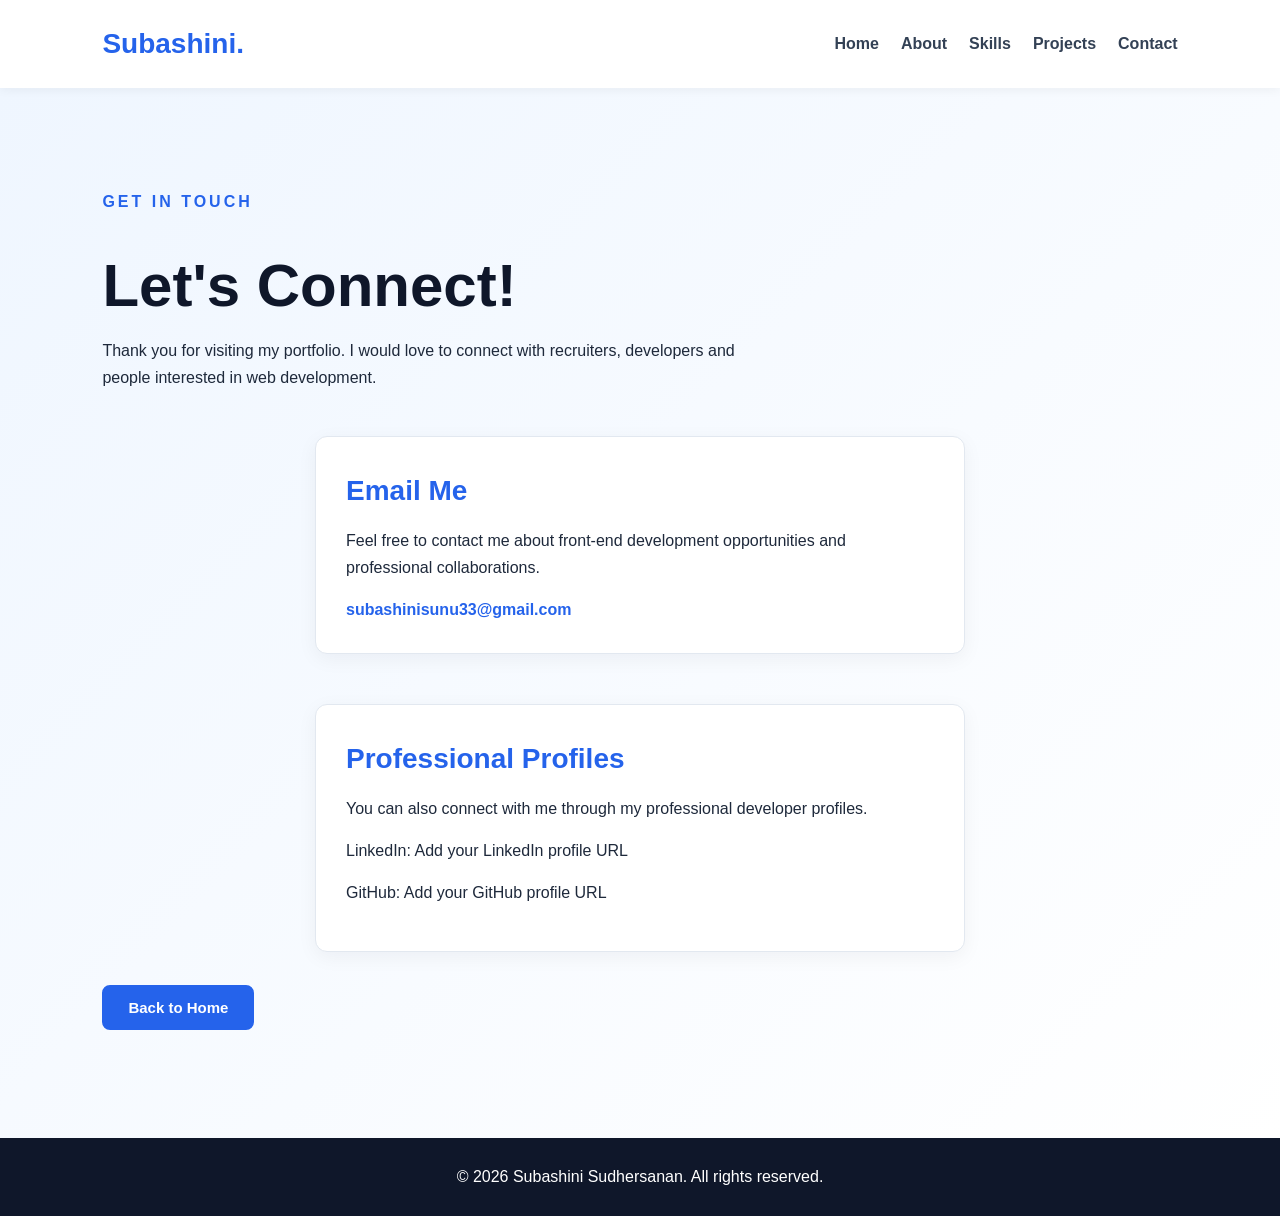
<file: contact.html>
<!DOCTYPE html>
<html lang="en">
<head>
    <meta charset="UTF-8">
    <meta name="viewport" content="width=device-width, initial-scale=1.0">

    <title>Contact Me | Subashini Sudhersanan</title>

    <link rel="stylesheet" href="style.css">
</head>
<body>

    <!-- Navigation -->
    <header>
        <h1>Subashini.</h1>

        <nav>
            <a href="index.html">Home</a>
            <a href="index.html#about">About</a>
            <a href="index.html#skills">Skills</a>
            <a href="index.html#projects">Projects</a>
            <a href="contact.html">Contact</a>
        </nav>
    </header>

    <!-- Contact Section -->
    <main>
        <section class="hero">
            <p>GET IN TOUCH</p>

            <h2>Let's Connect!</h2>

            <p>
                Thank you for visiting my portfolio.
                I would love to connect with recruiters,
                developers and people interested in web development.
            </p>

            <div class="contact-card">
                <h3>Email Me</h3>

                <p>
                    Feel free to contact me about front-end development
                    opportunities and professional collaborations.
                </p>

                <a href="mailto:subashinisunu33@gmail.com">
                    subashinisunu33@gmail.com
                </a>
            </div>

            <div class="contact-card">
                <h3>Professional Profiles</h3>

                <p>
                    You can also connect with me through my
                    professional developer profiles.
                </p>

                <p>
                    LinkedIn: Add your LinkedIn profile URL
                </p>

                <p>
                    GitHub: Add your GitHub profile URL
                </p>
            </div>

            <a href="index.html">
                <button type="button">Back to Home</button>
            </a>
        </section>
    </main>

    <!-- Footer -->
    <footer>
        <p>&copy; 2026 Subashini Sudhersanan. All rights reserved.</p>
    </footer>

</body>
</html>
</file>
<file: style.css>
/* General Styles */
* {
    margin: 0;
    padding: 0;
    box-sizing: border-box;
    scroll-behavior: smooth;
}

body {
    font-family: Arial, Helvetica, sans-serif;
    background-color: #f8fafc;
    color: #1e293b;
    line-height: 1.7;
}

/* Navigation Bar */
header {
    background-color: #ffffff;
    padding: 20px 8%;
    display: flex;
    justify-content: space-between;
    align-items: center;
    position: sticky;
    top: 0;
    z-index: 1000;
    box-shadow: 0 2px 10px rgba(0, 0, 0, 0.05);
}

header h1 {
    color: #2563eb;
    font-size: 28px;
}

nav {
    display: flex;
    flex-wrap: wrap;
    gap: 22px;
}

nav a {
    text-decoration: none;
    color: #334155;
    font-weight: 600;
    transition: color 0.3s ease;
}

nav a:hover {
    color: #2563eb;
}

/* Home Section */
.hero {
    min-height: 80vh;
    padding: 100px 8%;
    display: flex;
    flex-direction: column;
    justify-content: center;
    align-items: flex-start;
    background: linear-gradient(135deg, #eff6ff, #ffffff);
}

.hero p:first-child {
    color: #2563eb;
    font-weight: bold;
    letter-spacing: 3px;
}

.hero h2 {
    font-size: clamp(36px, 6vw, 60px);
    line-height: 1.2;
    margin: 15px 0;
    color: #0f172a;
}

.hero h3 {
    font-size: 28px;
    color: #2563eb;
    margin-bottom: 15px;
}

.hero p {
    max-width: 650px;
    margin-bottom: 20px;
}

/* Buttons */
button {
    background-color: #2563eb;
    color: #ffffff;
    border: 2px solid #2563eb;
    padding: 12px 24px;
    border-radius: 8px;
    cursor: pointer;
    font-size: 15px;
    font-weight: bold;
    margin: 8px 8px 8px 0;
    transition: all 0.3s ease;
}

button:hover {
    background-color: #1d4ed8;
    border-color: #1d4ed8;
    transform: translateY(-2px);
}

.hero a {
    text-decoration: none;
}

/* General Section Styles */
section:not(.hero) {
    padding: 75px 8%;
}

section:not(.hero) h2 {
    font-size: 32px;
    color: #0f172a;
    margin-bottom: 25px;
    text-align: center;
}

#about > p {
    max-width: 850px;
    margin: 0 auto 15px;
    text-align: center;
}

/* Skills */
.skills-list {
    display: flex;
    justify-content: center;
    flex-wrap: wrap;
    gap: 15px;
}

.skills-list span {
    background-color: #dbeafe;
    color: #1d4ed8;
    padding: 12px 22px;
    border-radius: 8px;
    font-weight: bold;
    transition: transform 0.3s ease;
}

.skills-list span:hover {
    transform: translateY(-4px);
}

/* Project Cards */
.project-card {
    background-color: #ffffff;
    padding: 25px;
    margin: 20px auto;
    max-width: 850px;
    border-radius: 12px;
    border: 1px solid #e2e8f0;
    box-shadow: 0 5px 20px rgba(15, 23, 42, 0.05);
    transition: transform 0.3s ease, box-shadow 0.3s ease;
}

.project-card:hover {
    transform: translateY(-5px);
    box-shadow: 0 12px 25px rgba(15, 23, 42, 0.1);
}

.project-card h3 {
    color: #2563eb;
    margin-bottom: 10px;
}

/* Contact Section */
#contact {
    text-align: center;
    background-color: #eff6ff;
}

#contact p {
    margin-bottom: 20px;
}

#contact > a {
    display: inline-block;
    background-color: #2563eb;
    color: #ffffff;
    padding: 12px 25px;
    text-decoration: none;
    border-radius: 8px;
    font-weight: bold;
}

#contact > a:hover {
    background-color: #1d4ed8;
}

/* Footer */
footer {
    text-align: center;
    background-color: #0f172a;
    color: #ffffff;
    padding: 25px;
}

/* Responsive Design */
@media (max-width: 768px) {
    header {
        flex-direction: column;
        gap: 15px;
        padding: 20px 5%;
    }

    nav {
        justify-content: center;
        gap: 12px 18px;
    }

    .hero {
        min-height: auto;
        padding: 80px 6%;
    }

    .hero h3 {
        font-size: 23px;
    }

    section:not(.hero) {
        padding: 55px 6%;
    }

    section:not(.hero) h2 {
        font-size: 28px;
    }
}

@media (max-width: 400px) {
    nav {
        gap: 10px;
    }

    nav a {
        font-size: 14px;
    }

    .hero h2 {
        font-size: 34px;
    }
}
/* Contact Page Cards */
.contact-card {
    background-color: #ffffff;
    padding: 30px;
    margin: 25px auto;
    width: 100%;
    max-width: 650px;
    border-radius: 12px;
    border: 1px solid #e2e8f0;
    box-shadow: 0 5px 20px rgba(15, 23, 42, 0.05);
    overflow-wrap: anywhere;
}

.contact-card h3 {
    color: #2563eb;
    margin-bottom: 12px;
}

.contact-card p {
    margin-bottom: 15px;
}

.contact-card a {
    color: #2563eb;
    font-weight: bold;
    text-decoration: none;
}

.contact-card a:hover {
    text-decoration: underline;
}
</file>
